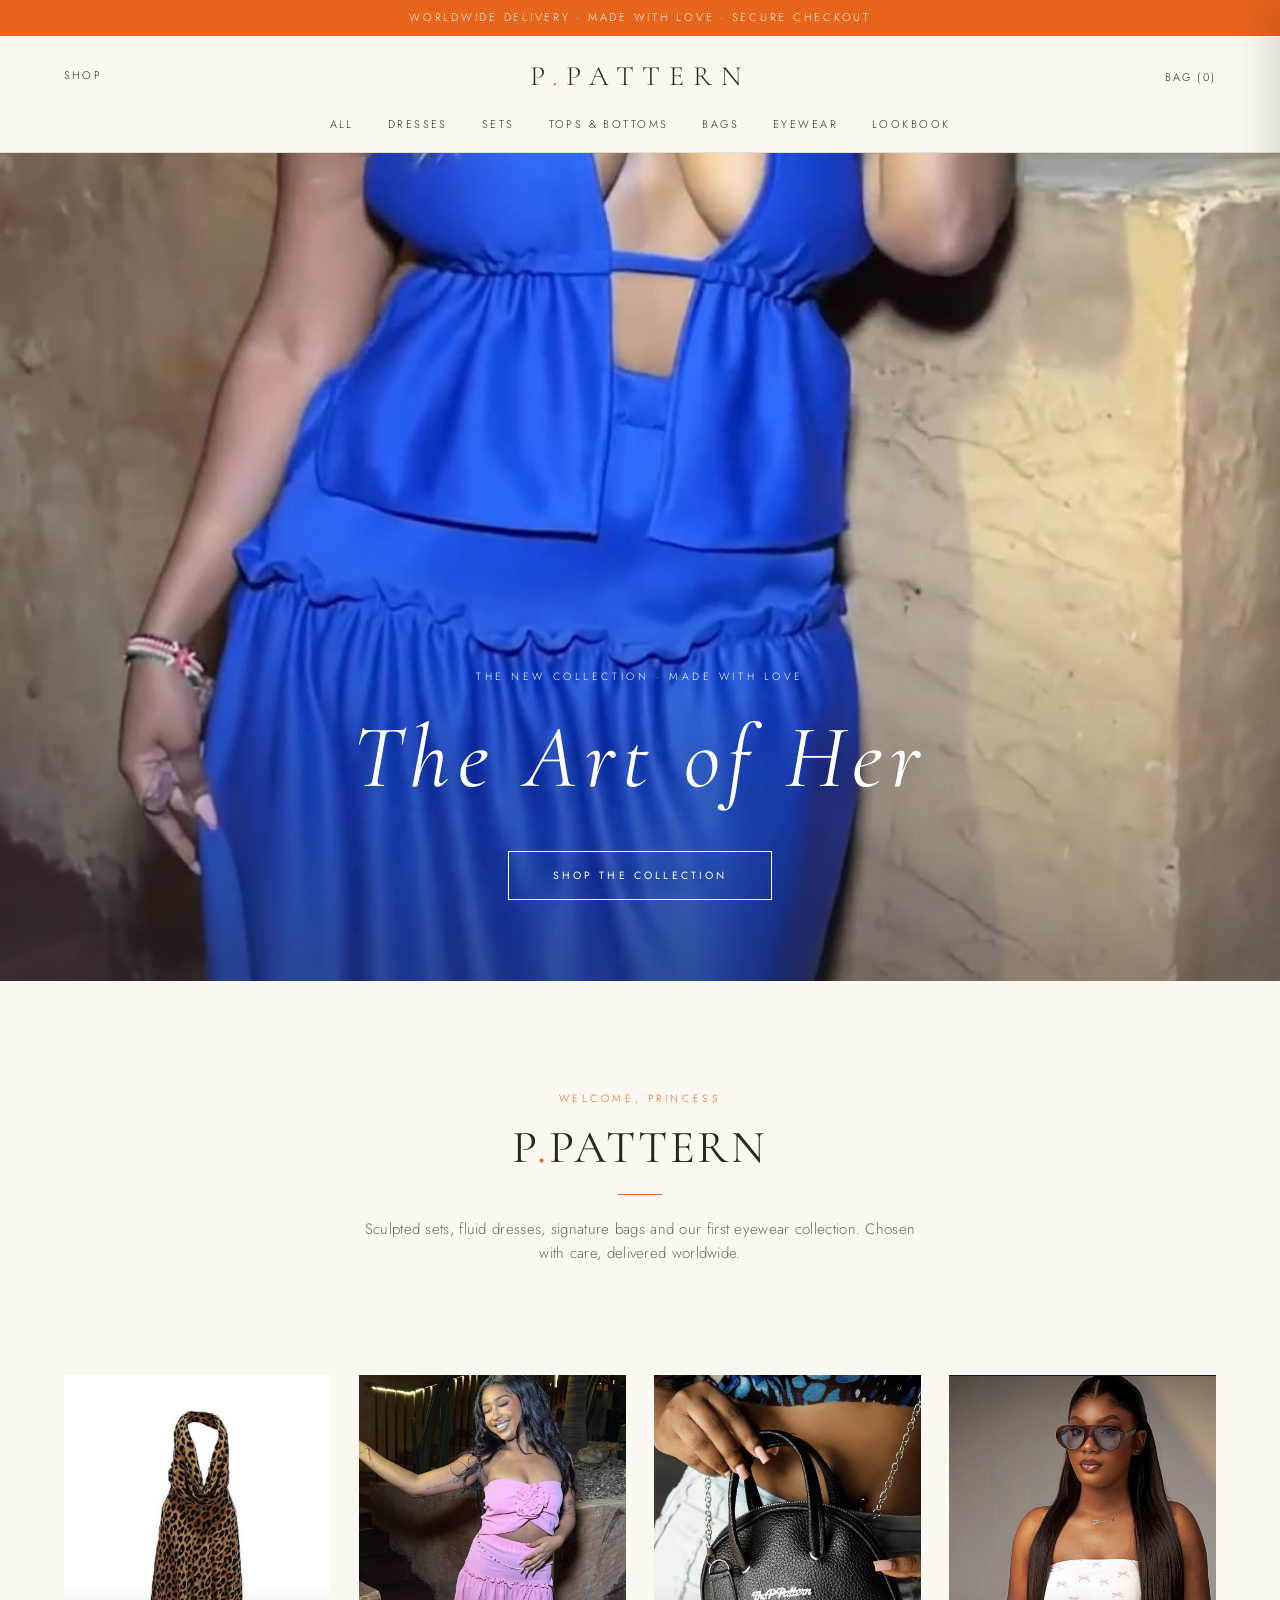
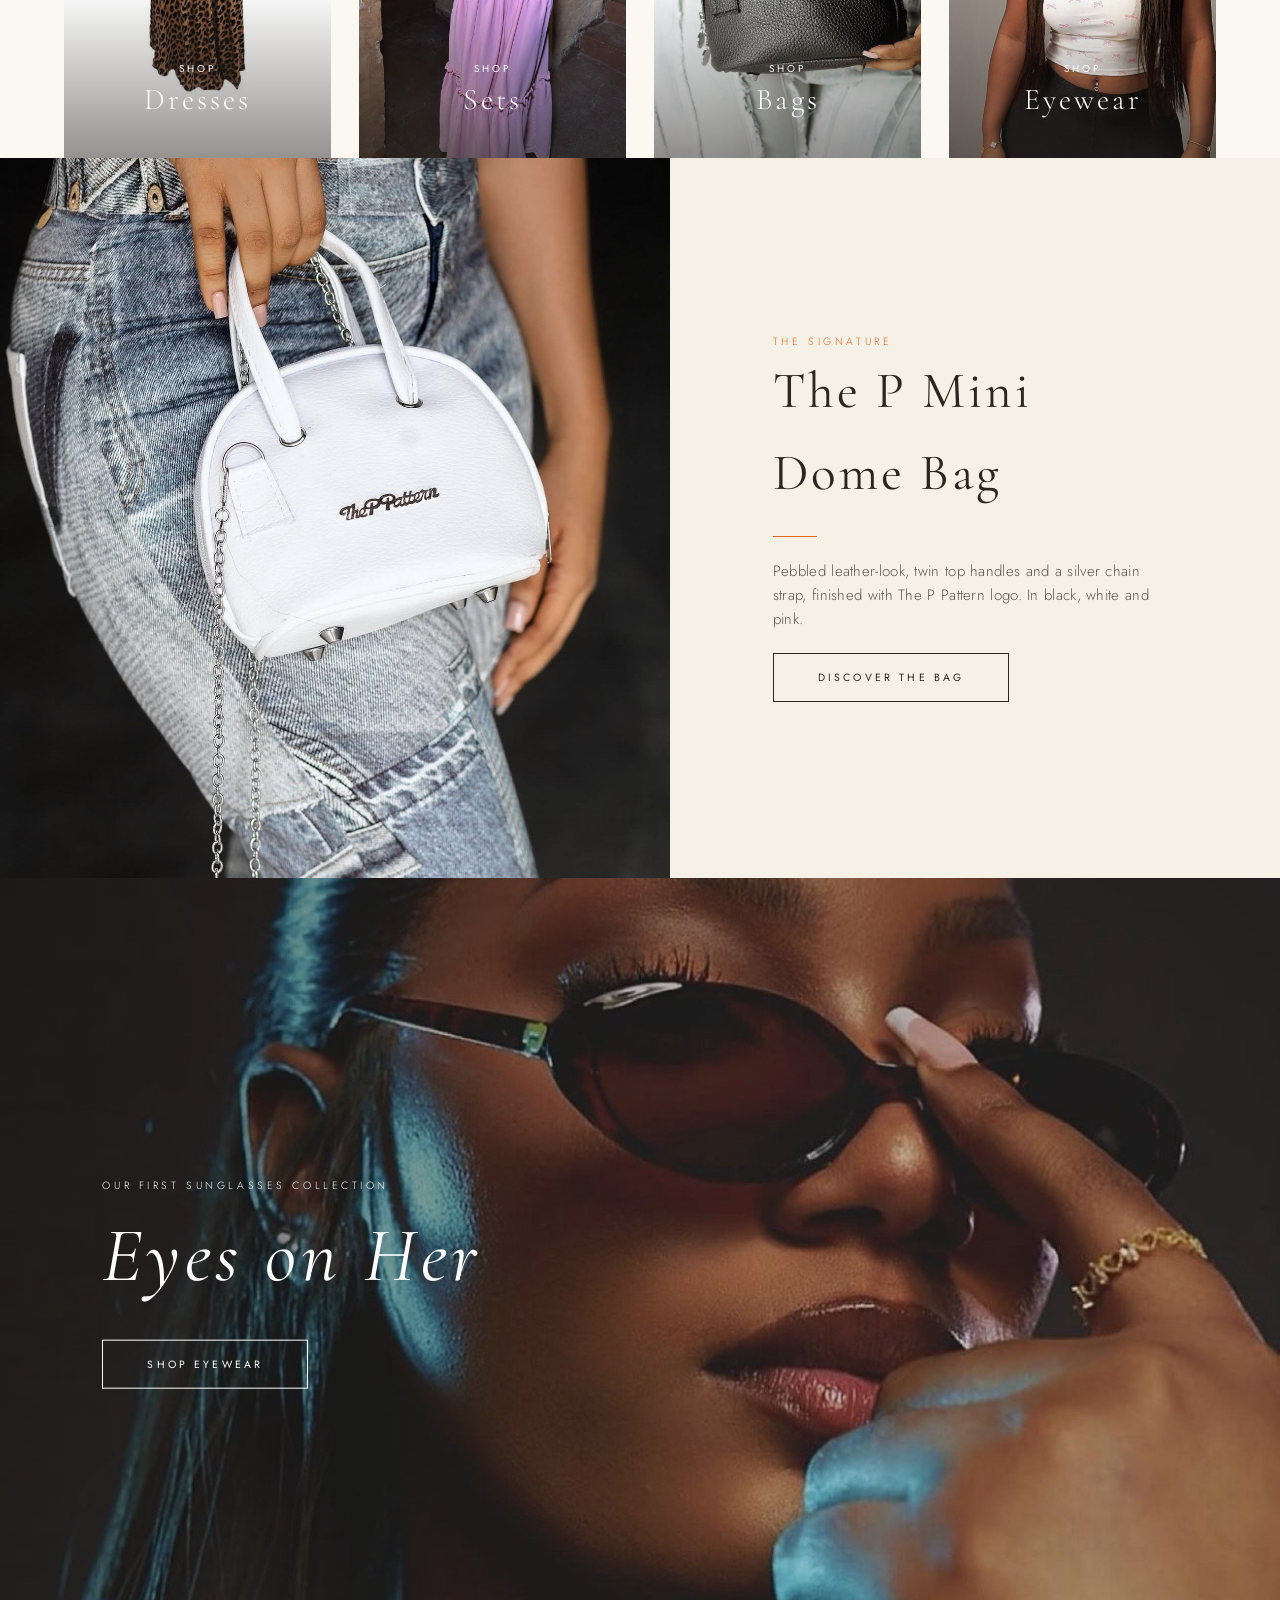
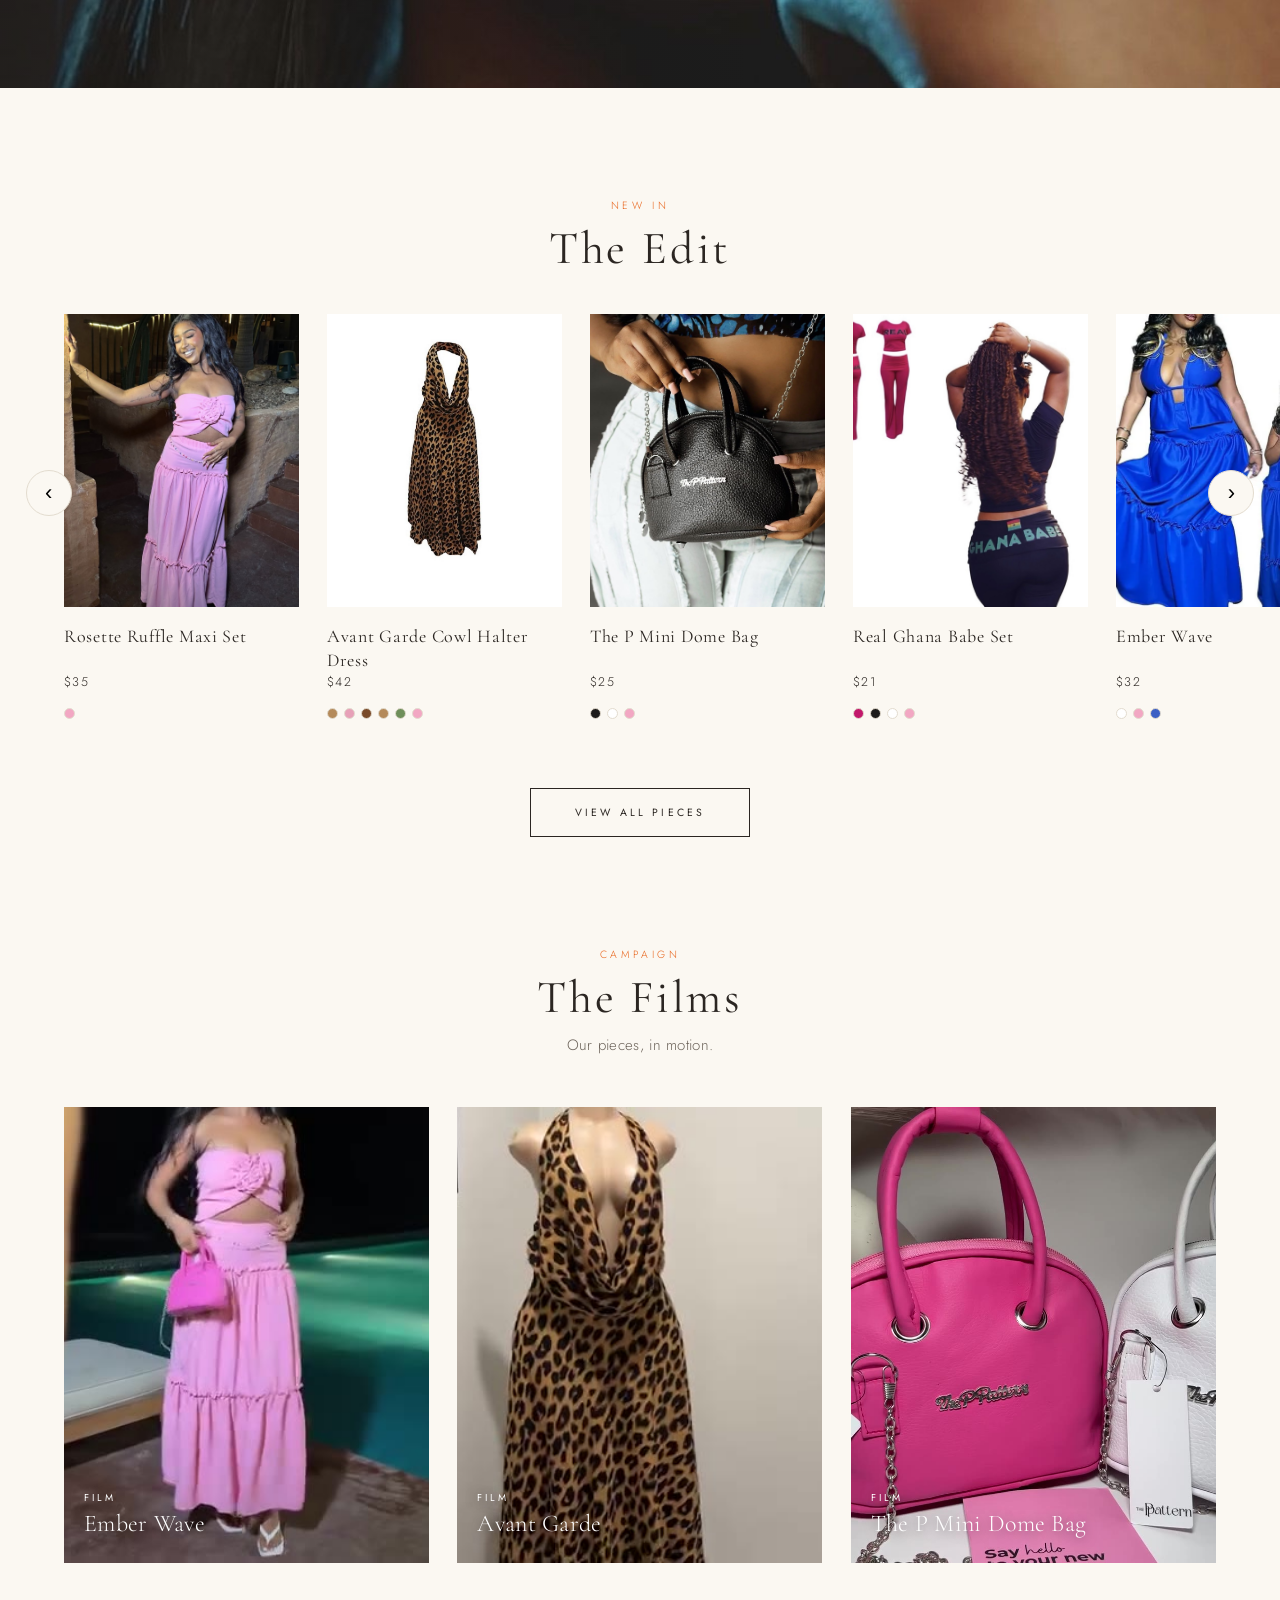
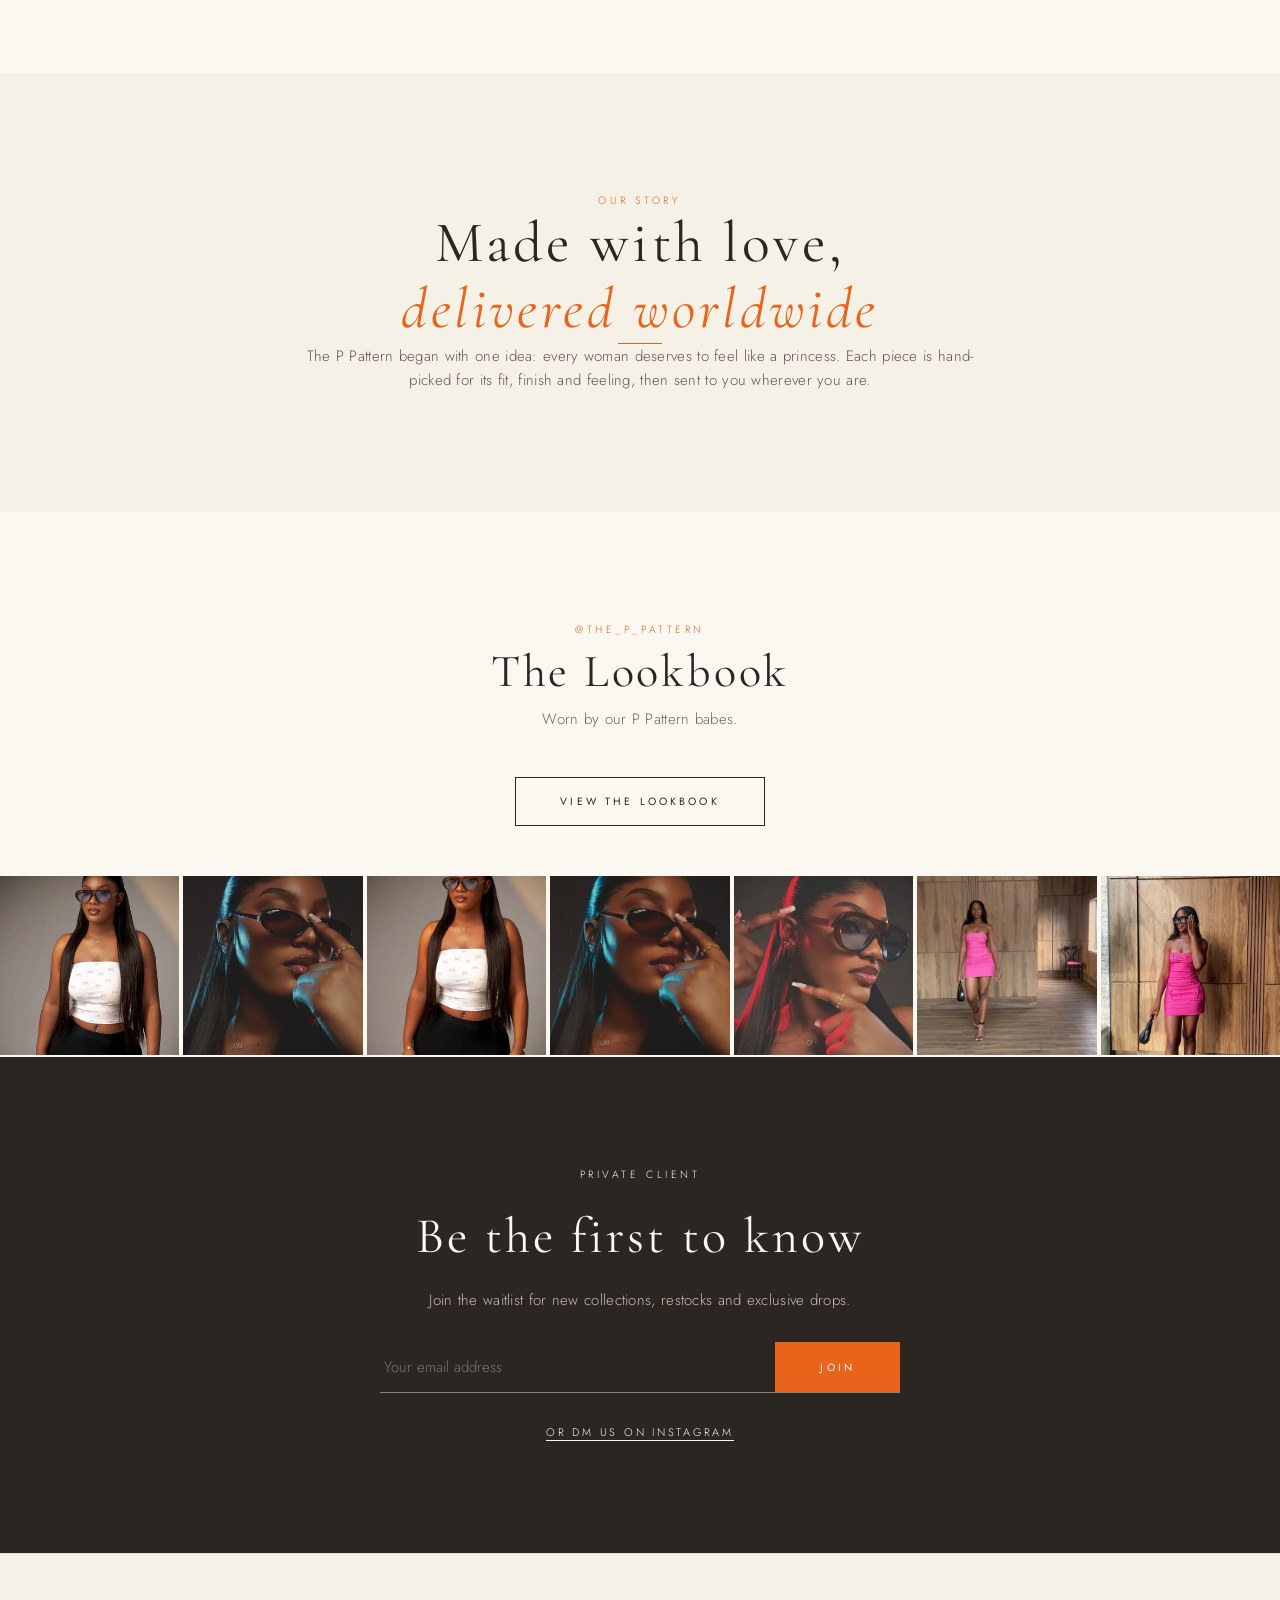
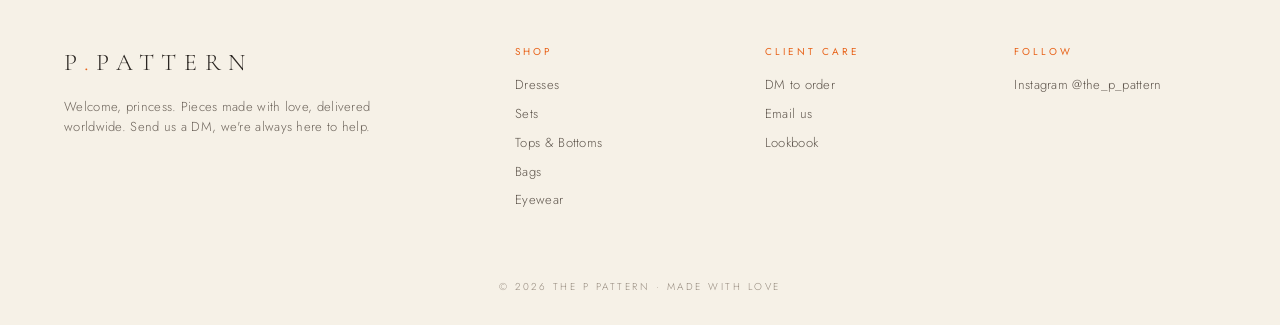
<file: index.html>
<!doctype html><html lang=en><head><meta charset=utf-8><meta name=viewport content="width=device-width,initial-scale=1"><link rel=icon href=favicon.png><meta name=theme-color content="#f6f1e7"><meta property=og:site_name content="P.PATTERN"><meta property=og:image content="https://p-pattern.onrender.com/p/og.jpg"><meta name=twitter:card content=summary_large_image><link rel=preconnect href=https://fonts.gstatic.com><link href="https://fonts.googleapis.com/css2?family=Cormorant+Garamond:ital,wght@0,400;0,500;1,400&family=Jost:wght@300;400&display=swap" rel=stylesheet><link rel=stylesheet href=style.css><title>P.PATTERN | The P Pattern, Made with Love</title><meta name=description content="The P Pattern: womenswear, bags and eyewear, made with love. Worldwide delivery. Order by DM."><meta property=og:title content="P.PATTERN | The P Pattern"><meta property=og:description content="The P Pattern: womenswear, bags and eyewear, made with love. Worldwide delivery. Order by DM."><meta property=og:url content="https://p-pattern.onrender.com/"></head><body>
<section class=hero><video src="v/hero.mp4" poster="v/hero.jpg" autoplay muted loop playsinline preload=auto aria-label="Ember Wave campaign film"></video><div class=cap><div class=eyebrow>The New Collection · Made with love</div><h1 style="font-style:italic;letter-spacing:.08em">The Art of Her</h1><a class=btn href="shop.html">Shop the collection</a></div></section>
<section class="intro rv"><div class=eyebrow style="color:var(--orange)">Welcome, princess</div><h2>P<span style="color:var(--orange)">.</span>PATTERN</h2><div class=rule></div><p>Sculpted sets, fluid dresses, signature bags and our first eyewear collection. Chosen with care, delivered worldwide.</p></section>
<section class=tiles>
<a class="tile rv" href="shop.html?cat=Dresses"><img src="p/leopard.jpg" alt="Dresses"><span><small>Shop</small>Dresses</span></a>
<a class="tile rv" href="shop.html?cat=Sets"><img src="p/rosette.jpg" alt="Sets"><span><small>Shop</small>Sets</span></a>
<a class="tile rv" href="shop.html?cat=Bags"><img src="p/bag-black.jpg" alt="Bags"><span><small>Shop</small>Bags</span></a>
<a class="tile rv" href="shop.html?cat=Eyewear"><img src="p/lookbook-bow.jpg" alt="Eyewear"><span><small>Shop</small>Eyewear</span></a></section>
<section class=split><img class=rv src="p/bag-white.jpg" alt="The P Mini Dome Bag in white"><div class=rv><div class=eyebrow style="color:var(--orange)">The signature</div><h2>The P Mini Dome Bag</h2><div class=rule style="margin-left:0"></div><p style="color:#5f564d">Pebbled leather-look, twin top handles and a silver chain strap, finished with The P Pattern logo. In black, white and pink.</p><a class=btn href="product.html?id=p-mini-dome-bag">Discover the bag</a></div></section>
<section class="campaign"><img src="p/eyewear-editorial.jpg" alt="P Pattern eyewear campaign"><div class=cap2 rv><div class=eyebrow>Our first sunglasses collection</div><h2>Eyes on Her</h2><a class=btn href="shop.html?cat=Eyewear">Shop eyewear</a></div></section>
<section class=sec style="padding-bottom:40px"><span class=eyebrow>New in</span><h2>The Edit</h2></section>
<div class=car-wrap><button class="arr l" onclick="car.scrollBy({left:-car.clientWidth*.8,behavior:'smooth'})">‹</button><div class=car id=car></div><button class="arr r" onclick="car.scrollBy({left:car.clientWidth*.8,behavior:'smooth'})">›</button></div>
<p style="text-align:center;margin:40px 0 0"><a class=btn href=shop.html>View all pieces</a></p>
<section class=sec style="padding-bottom:50px"><span class=eyebrow>Campaign</span><h2>The Films</h2><p style="text-align:center;color:#6d645b;margin-top:10px">Our pieces, in motion.</p></section>
<div class=films id=films></div>
<section class="story rv"><div><div class=eyebrow style="color:var(--orange)">Our story</div><h2>Made with love,<br><em>delivered worldwide</em></h2><div class=rule></div><p>The P Pattern began with one idea: every woman deserves to feel like a princess. Each piece is hand-picked for its fit, finish and feeling, then sent to you wherever you are.</p></div></section>
<section class=sec id=lookbook style="padding-bottom:50px"><span class=eyebrow>@the_p_pattern</span><h2>The Lookbook</h2><p style="text-align:center;color:#6d645b;margin-top:10px">Worn by our P Pattern babes.</p><p style="text-align:center;margin-top:24px"><a class=btn href="lookbook.html">View the lookbook</a></p></section>
<div class=strip id=lb></div>
<section class="cta rv"><div class=eyebrow>Private client</div><h2>Be the first to know</h2><p>Join the waitlist for new collections, restocks and exclusive drops.</p><form id=wlf onsubmit="const b=this.querySelector('button');b.disabled=true;waitlist('',this.e.value,'homepage').then(ok=>{this.outerHTML=ok?'<p style=&quot;color:#fff;margin-bottom:26px&quot;>Thank you. You are on the waitlist.</p>':'<p style=&quot;margin-bottom:26px&quot;>Sorry, please try again later.</p>'});return false"><input name=e type=email required placeholder="Your email address"><button class="btn o">Join</button></form><a href="https://ig.me/m/the_p_pattern" target=_blank style="font-size:11px;letter-spacing:.25em;text-transform:uppercase;border-bottom:1px solid">Or DM us on Instagram</a></section>
<script src=catalog.js></script><script src=app.js></script><script>shell('home');
const pick=["rosette-ruffle-maxi-set","avant-garde-dress","p-mini-dome-bag","ghana-babe-set","ember-wave","cooper","delilah-pearl-set","politt","ripple-3d-crop","no-sad-days-tank","metallica","the-corset"];
car.innerHTML=pick.map(i=>PRODUCTS.find(p=>p.id==i)).filter(Boolean).map(card).join('');lb.innerHTML=[...['p/lookbook-bow.jpg','p/eyewear-editorial.jpg'].map(j=>({j})),...LOOKBOOK.filter(m=>!m.v)].slice(0,7).map(m=>`<a href=lookbook.html>${pic(m.tj||m.j,'P Pattern lookbook')}</a>`).join('');const F=[['ember-wave','Ember Wave'],['avant-garde-dress','Avant Garde'],['p-mini-dome-bag','The P Mini Dome Bag']].map(([id,n])=>{const p=PRODUCTS.find(x=>x.id==id);return {p,n,m:p.media.find(m=>m.v)}}).filter(x=>x.m);films.innerHTML=F.map(f=>`<a class='film rv' href='product.html?id=${f.p.id}'><video muted loop playsinline preload=none poster='${f.m.p}' data-src='${f.m.v}'></video><span><small>Film</small>${f.n}</span></a>`).join('');lazyVideos();reveal()</script></body></html>
</file>
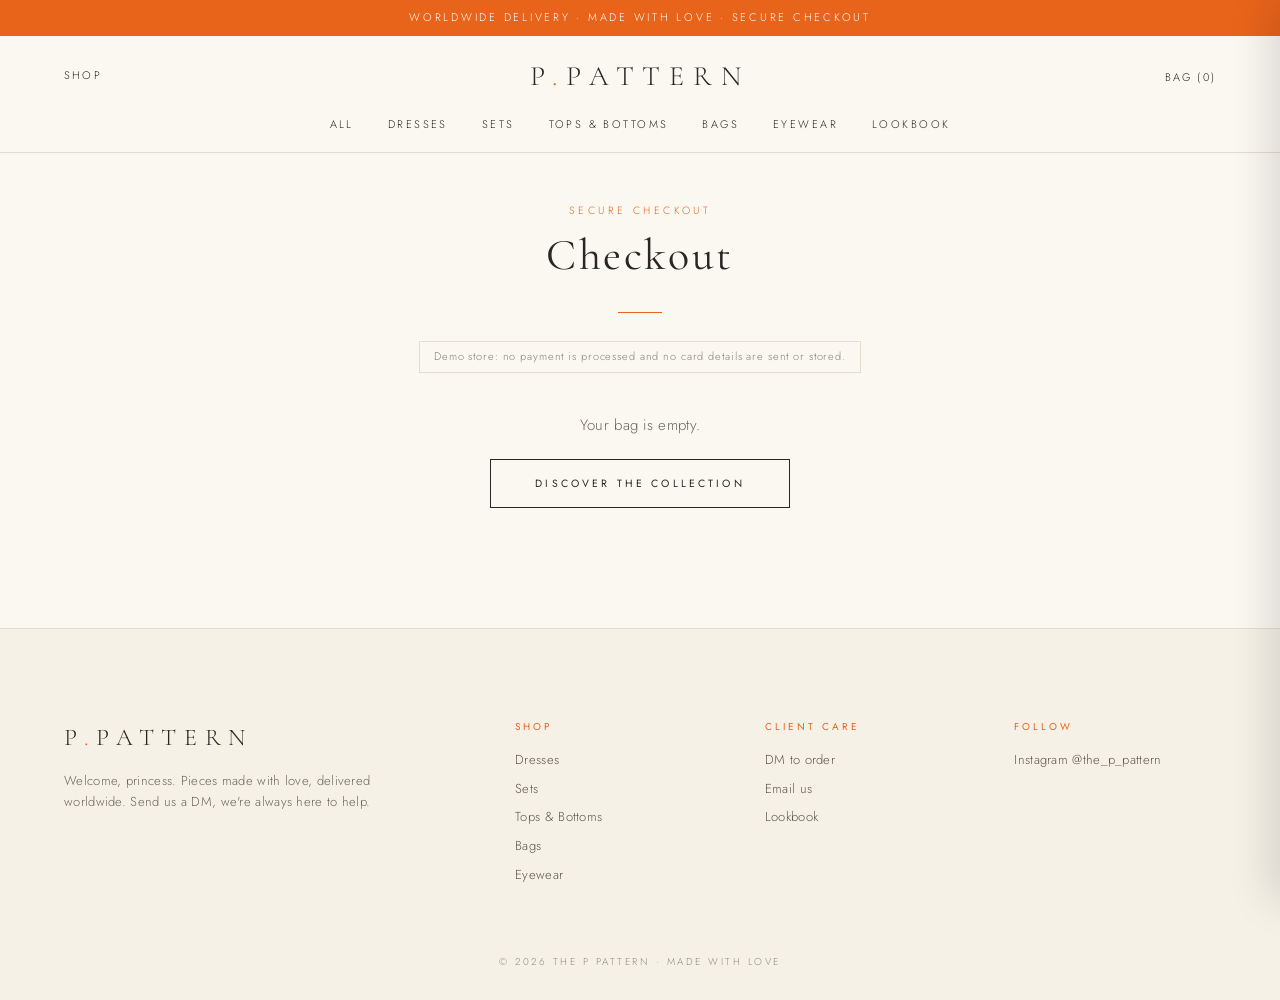
<file: checkout.html>
<!doctype html><html lang=en><head><meta charset=utf-8><meta name=viewport content="width=device-width,initial-scale=1"><link rel=icon href=favicon.png><meta name=theme-color content="#f6f1e7"><meta property=og:site_name content="P.PATTERN"><meta property=og:image content="https://p-pattern.onrender.com/p/og.jpg"><meta name=twitter:card content=summary_large_image><link rel=preconnect href=https://fonts.gstatic.com><link href="https://fonts.googleapis.com/css2?family=Cormorant+Garamond:ital,wght@0,400;0,500;1,400&family=Jost:wght@300;400&display=swap" rel=stylesheet><link rel=stylesheet href=style.css><title>Checkout | P.PATTERN</title><meta name=robots content=noindex></head><body>
<div class=ph-t style="padding-top:50px"><div class=eyebrow style="color:var(--orange)">Secure checkout</div><h1 style="font-size:44px">Checkout</h1><div class=rule></div><p class=demo>Demo store: no payment is processed and no card details are sent or stored.</p></div>
<div id=co></div>
<script src=catalog.js></script><script src=app.js></script><script src=checkout.js></script></body></html>
</file>
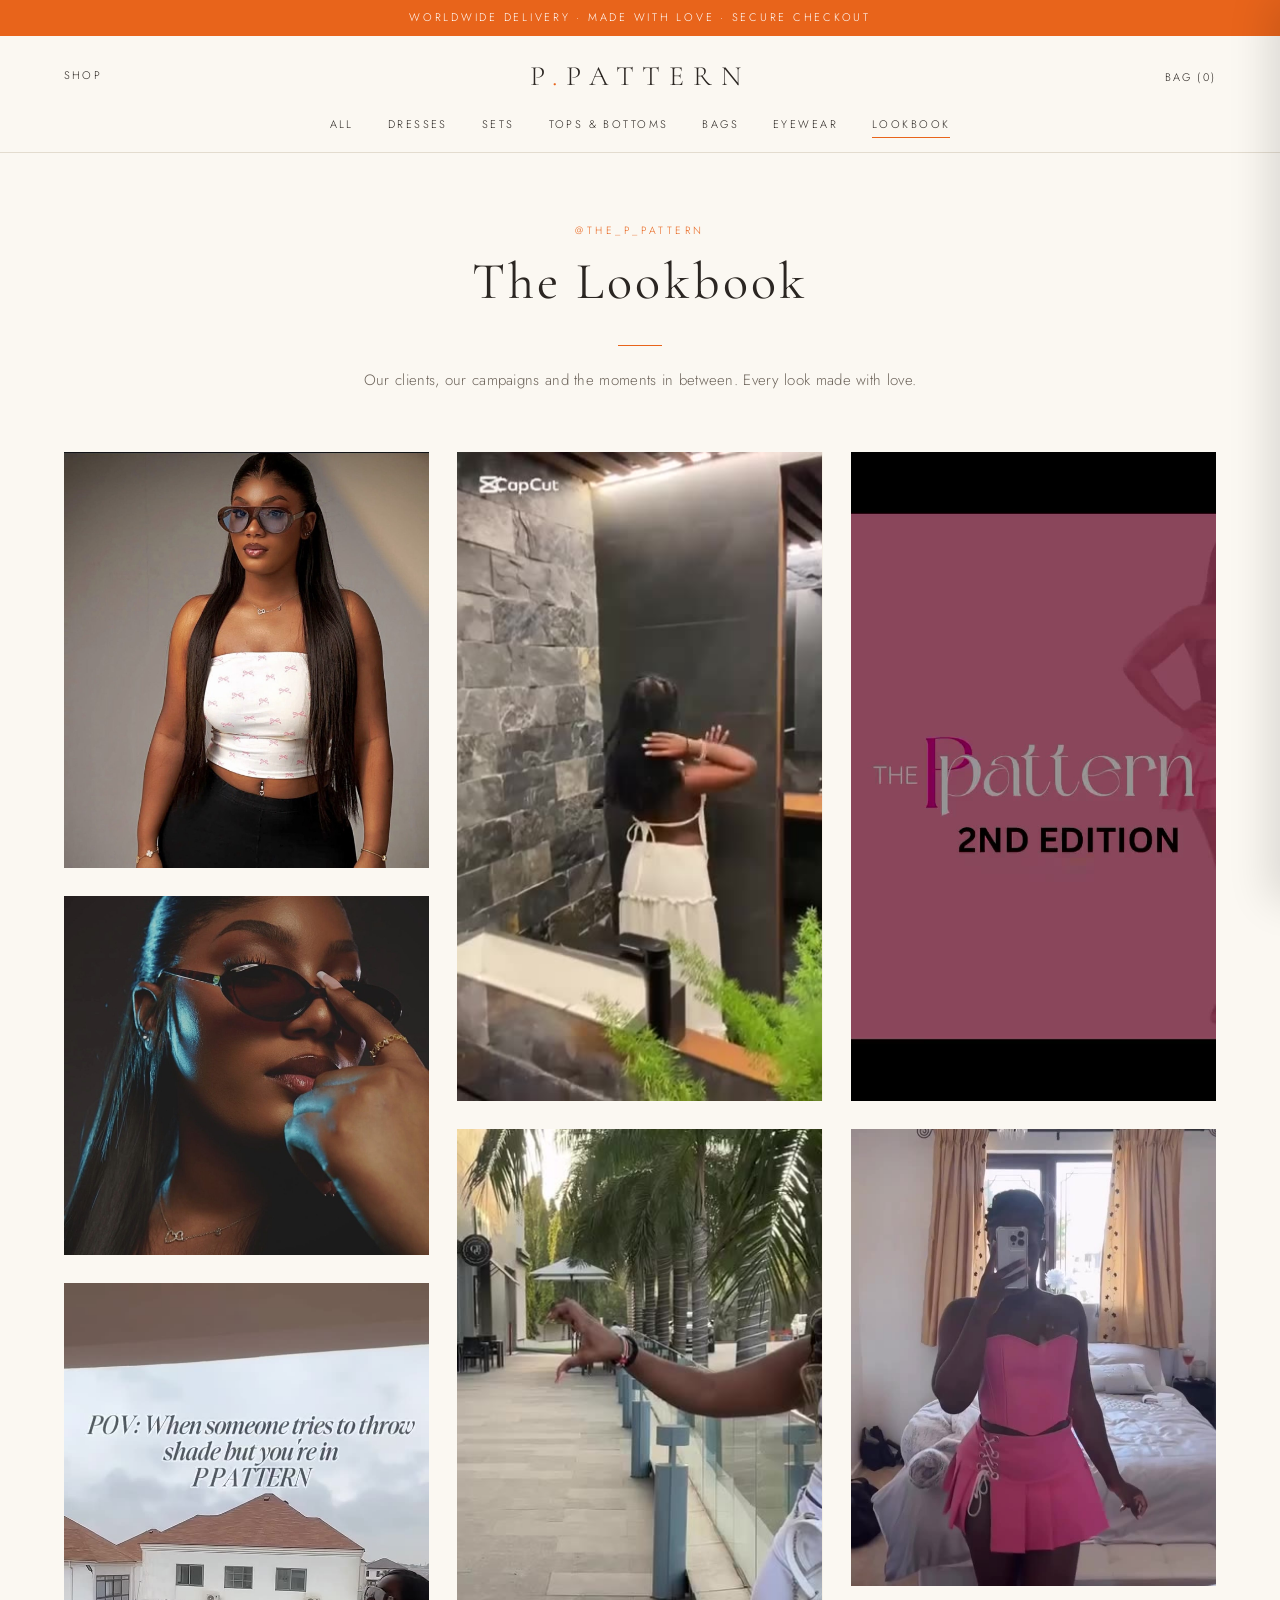
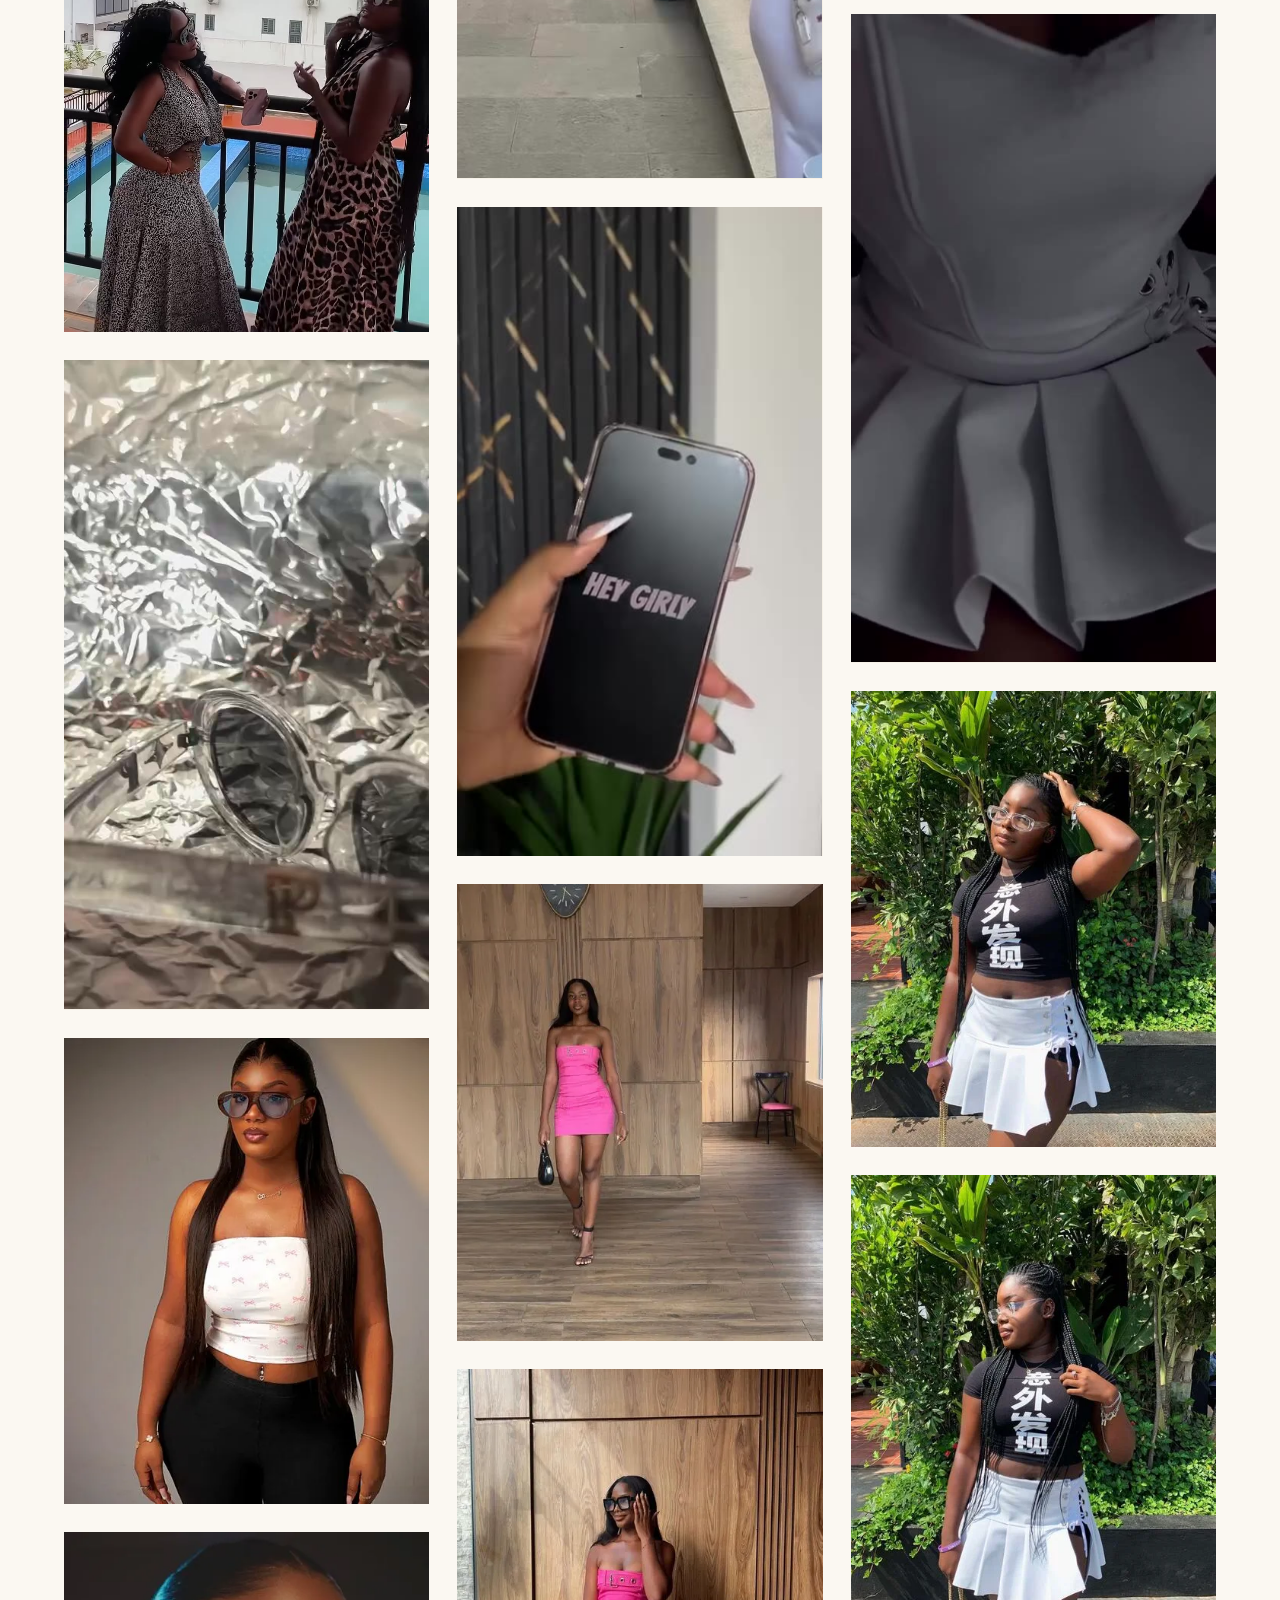
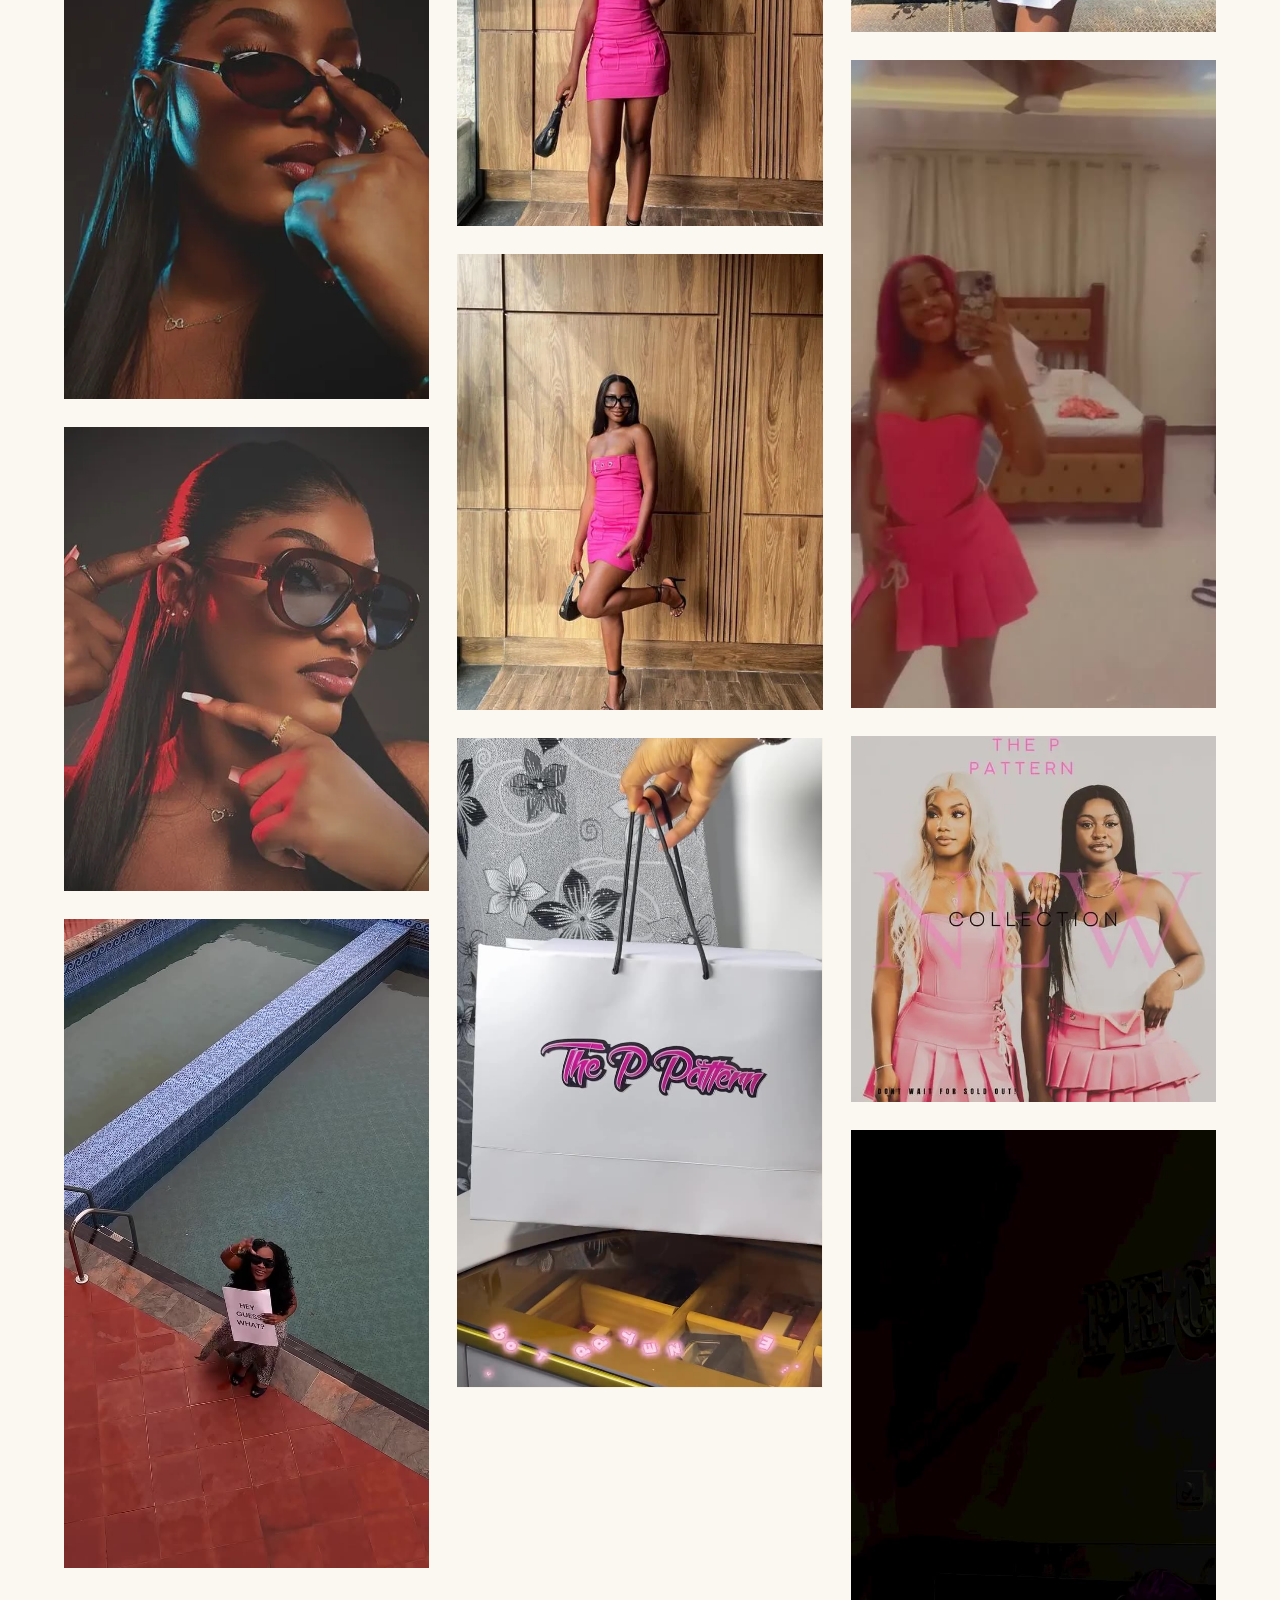
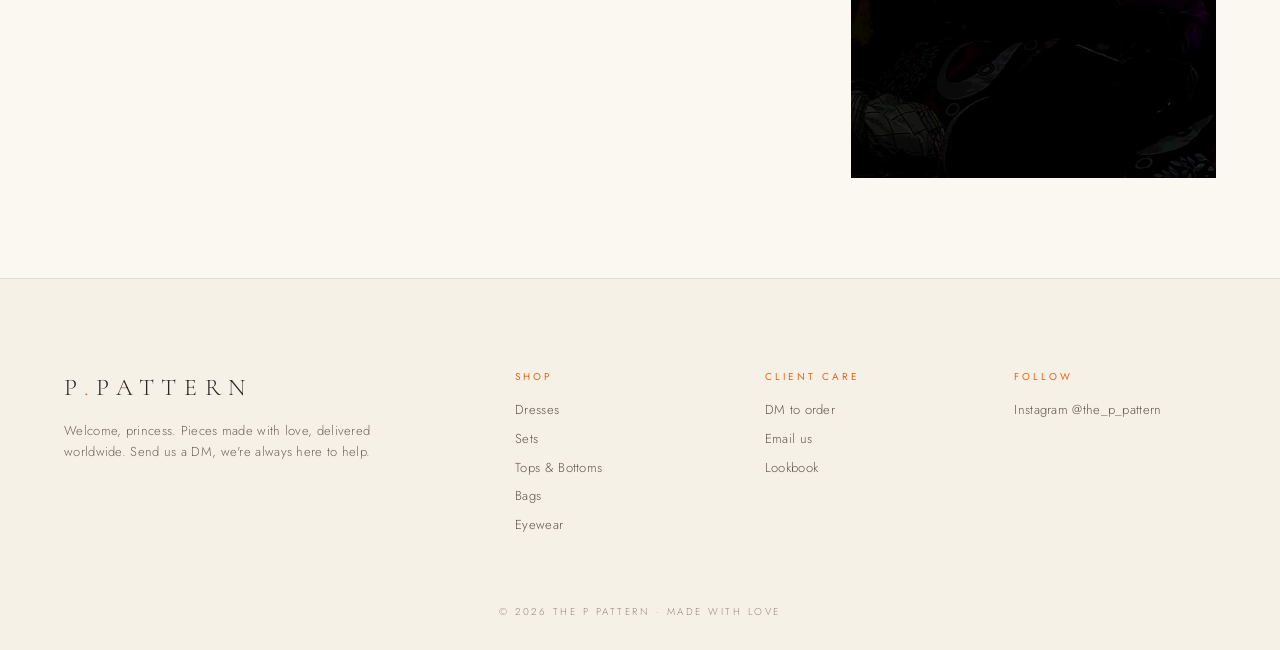
<file: lookbook.html>
<!doctype html><html lang=en><head><meta charset=utf-8><meta name=viewport content="width=device-width,initial-scale=1"><link rel=icon href=favicon.png><meta name=theme-color content="#f6f1e7"><meta property=og:site_name content="P.PATTERN"><meta property=og:image content="https://p-pattern.onrender.com/p/og.jpg"><meta name=twitter:card content=summary_large_image><link rel=preconnect href=https://fonts.gstatic.com><link href="https://fonts.googleapis.com/css2?family=Cormorant+Garamond:ital,wght@0,400;0,500;1,400&family=Jost:wght@300;400&display=swap" rel=stylesheet><link rel=stylesheet href=style.css><title>Lookbook | P.PATTERN</title><meta name=description content="The P Pattern: womenswear, bags and eyewear, made with love. Worldwide delivery. Order by DM."><meta property=og:title content="P.PATTERN | The P Pattern"><meta property=og:description content="The P Pattern: womenswear, bags and eyewear, made with love. Worldwide delivery. Order by DM."><meta property=og:url content="https://p-pattern.onrender.com/"></head><body>
<div class=ph-t><div class=eyebrow style="color:var(--orange)">@the_p_pattern</div><h1>The Lookbook</h1><div class=rule></div><p style="color:#6d645b;max-width:560px;margin:0 auto 60px">Our clients, our campaigns and the moments in between. Every look made with love.</p></div>
<div class=lbg id=lbg></div>
<script src=catalog.js></script><script src=app.js></script><script>shell('lookbook');lbg.innerHTML=[{j:'p/lookbook-bow.jpg'},{j:'p/eyewear-editorial.jpg'},...LOOKBOOK].map(lbItem).join('');reveal();lazyVideos()</script></body></html>
</file>
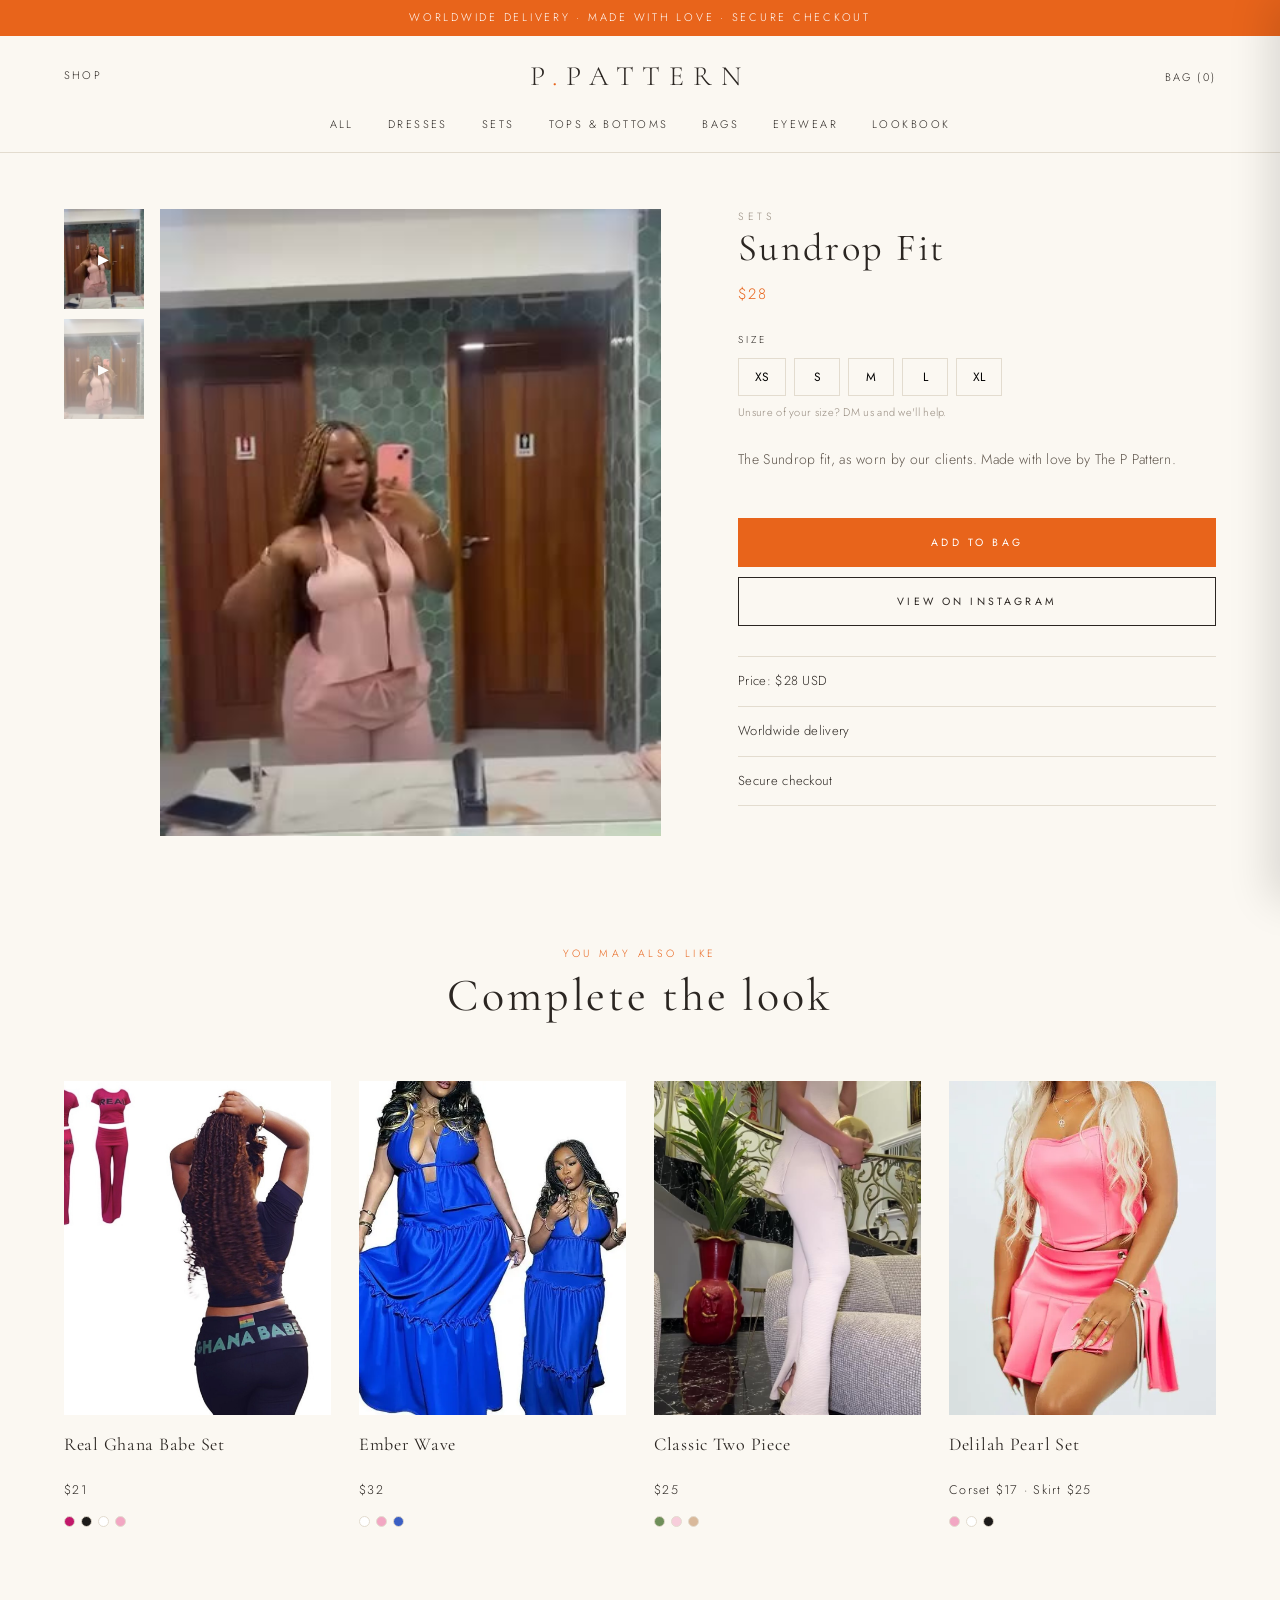
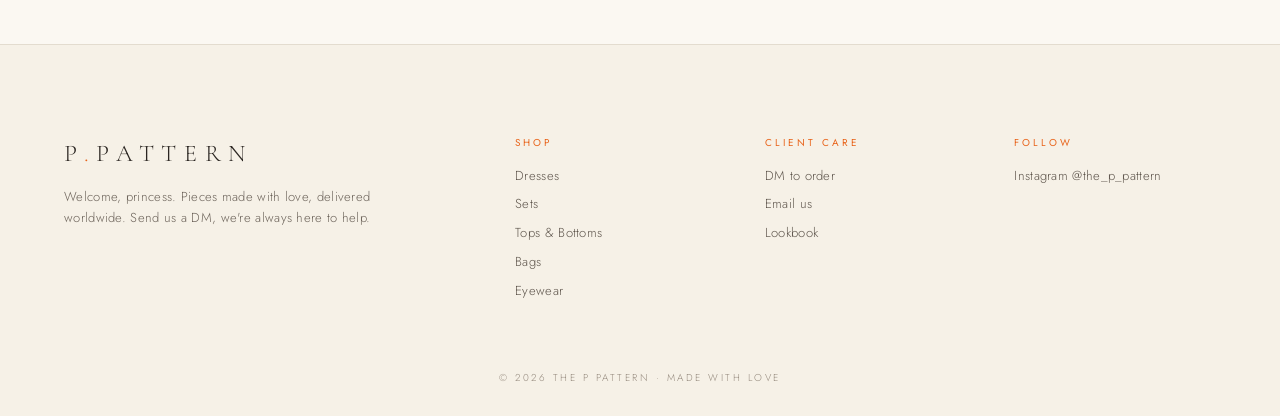
<file: product.html>
<!doctype html><html lang=en><head><meta charset=utf-8><meta name=viewport content="width=device-width,initial-scale=1"><link rel=icon href=favicon.png><meta name=theme-color content="#f6f1e7"><meta property=og:site_name content="P.PATTERN"><meta property=og:image content="https://p-pattern.onrender.com/p/og.jpg"><meta name=twitter:card content=summary_large_image><link rel=preconnect href=https://fonts.gstatic.com><link href="https://fonts.googleapis.com/css2?family=Cormorant+Garamond:ital,wght@0,400;0,500;1,400&family=Jost:wght@300;400&display=swap" rel=stylesheet><link rel=stylesheet href=style.css><title>P.PATTERN</title><meta name=description content="The P Pattern: womenswear, bags and eyewear, made with love. Worldwide delivery."><meta property=og:title content="P.PATTERN"></head><body>
<div class=pdp id=d></div><section class=sec style="padding-top:20px"><span class=eyebrow>You may also like</span><h2>Complete the look</h2><div class=grid id=g></div></section>
<script src=catalog.js></script><script src=app.js></script><script src=pdp.js></script></body></html>
</file>
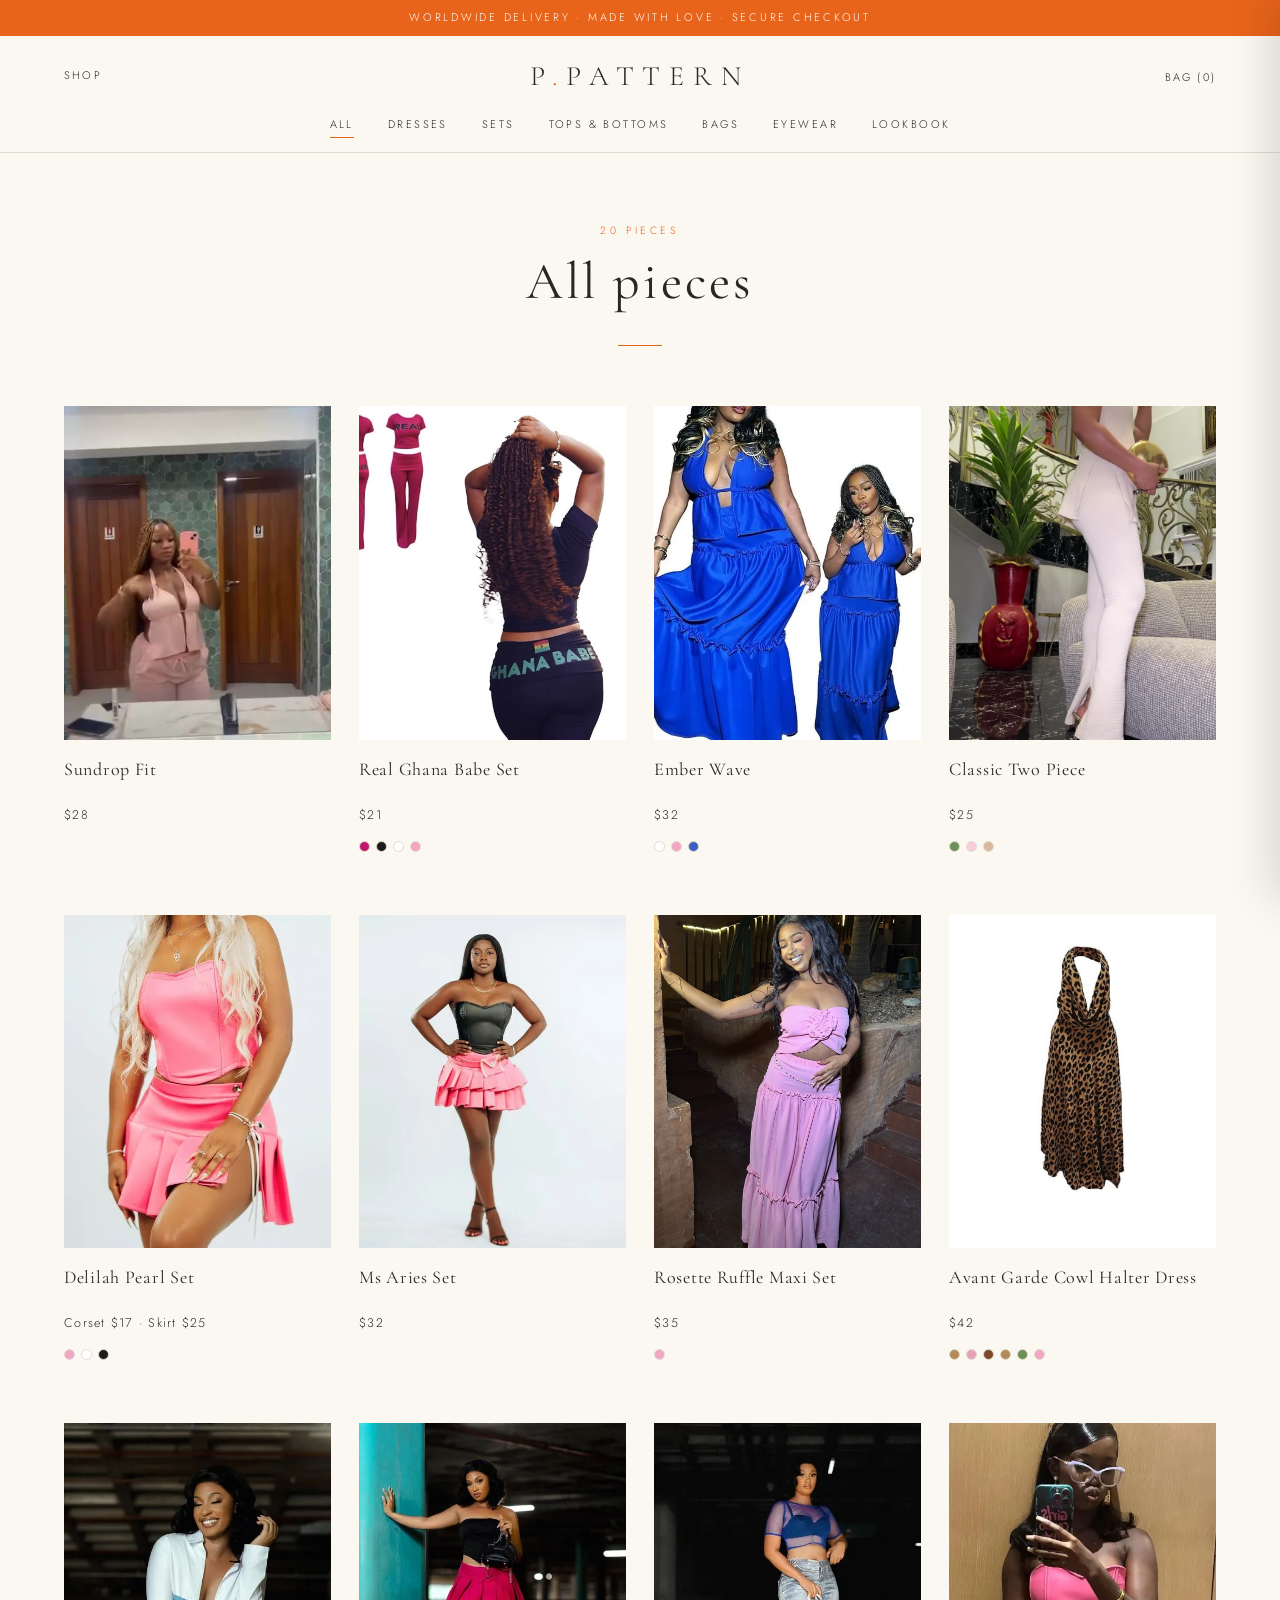
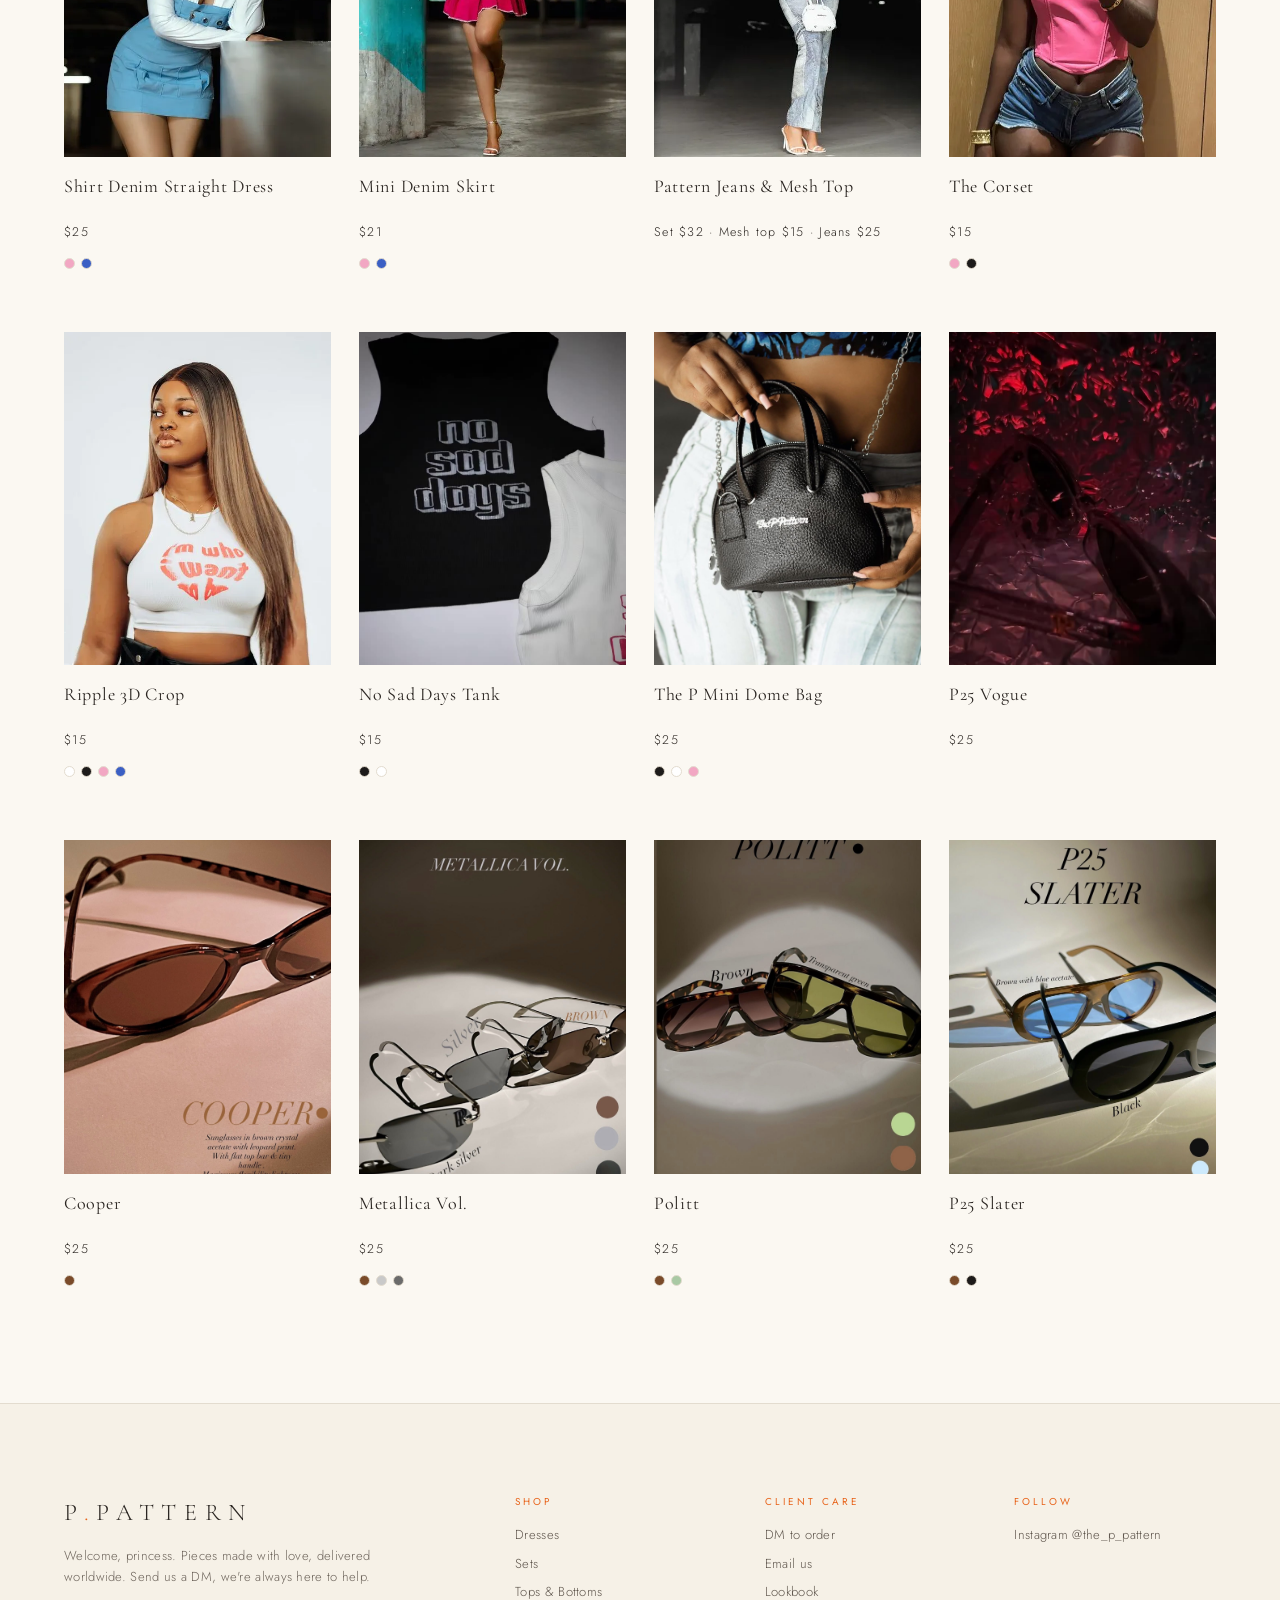
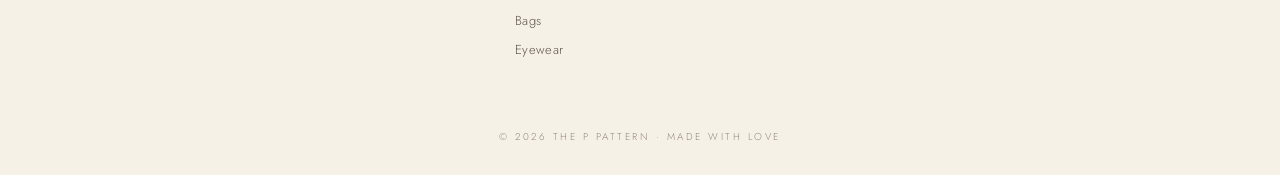
<file: shop.html>
<!doctype html><html lang=en><head><meta charset=utf-8><meta name=viewport content="width=device-width,initial-scale=1"><link rel=icon href=favicon.png><meta name=theme-color content="#f6f1e7"><meta property=og:site_name content="P.PATTERN"><meta property=og:image content="https://p-pattern.onrender.com/p/og.jpg"><meta name=twitter:card content=summary_large_image><link rel=preconnect href=https://fonts.gstatic.com><link href="https://fonts.googleapis.com/css2?family=Cormorant+Garamond:ital,wght@0,400;0,500;1,400&family=Jost:wght@300;400&display=swap" rel=stylesheet><link rel=stylesheet href=style.css><title>Shop | P.PATTERN</title><meta name=description content="The P Pattern: womenswear, bags and eyewear, made with love. Worldwide delivery. Order by DM."><meta property=og:title content="Shop P.PATTERN"><meta property=og:description content="The P Pattern: womenswear, bags and eyewear, made with love. Worldwide delivery. Order by DM."></head><body>
<div class=ph-t><div class=eyebrow style="color:var(--orange)" id=ey>The collection</div><h1 id=t>All pieces</h1><div class=rule></div></div><section class=sec style="padding-top:0"><div class=grid id=g></div></section>
<script src=catalog.js></script><script src=app.js></script><script>shell('shop');const c=new URLSearchParams(location.search).get('cat');const L=PRODUCTS.filter(p=>!c||p.cat==c);if(c){t.textContent=c;document.title=c+' | P.PATTERN'}ey.textContent=L.length+' pieces';g.innerHTML=L.map(card).join('');reveal()</script></body></html>
</file>
